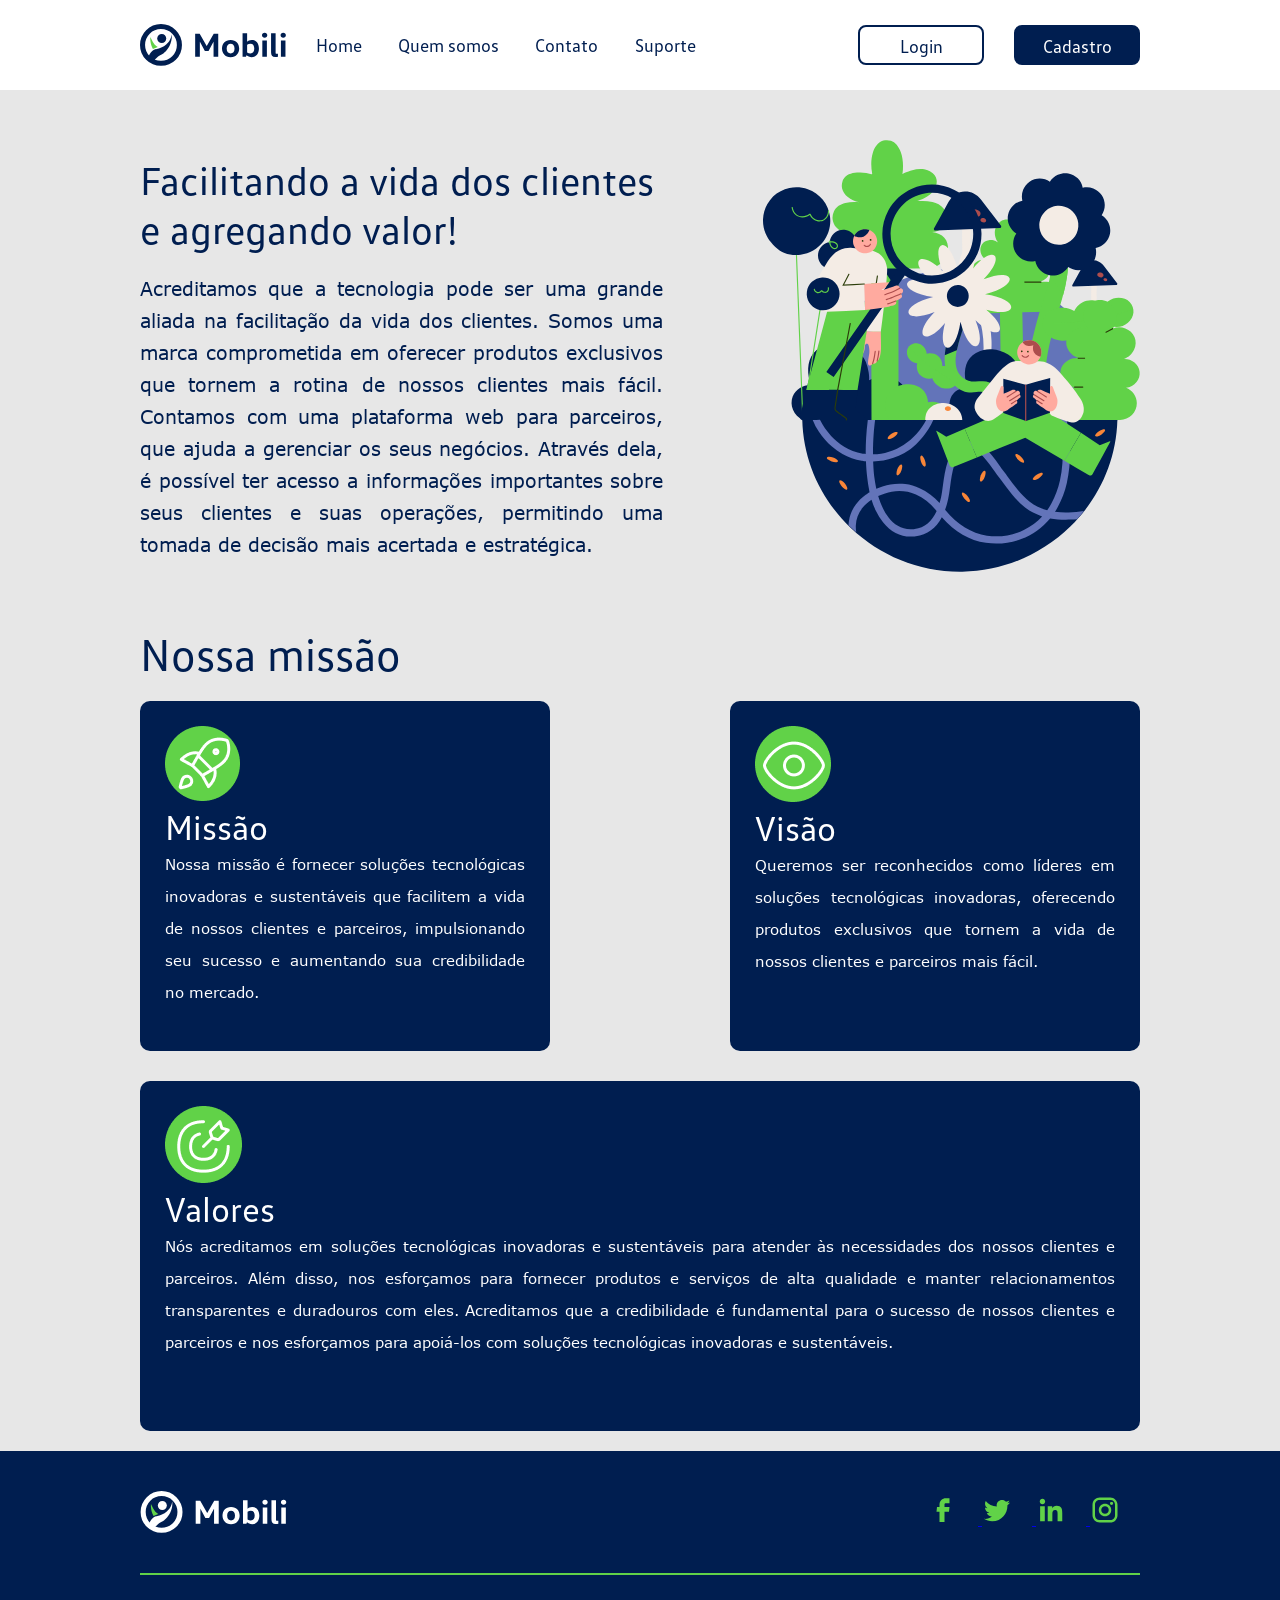
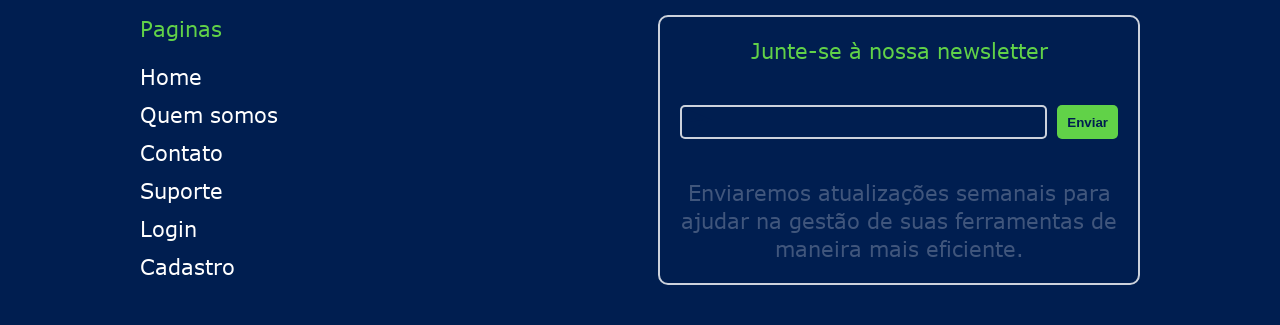
<file: index.html>
<!DOCTYPE html>
<html lang="en">

<head>
    <meta charset="UTF-8">
    <meta http-equiv="X-UA-Compatible" content="IE=edge">
    <meta name="viewport" content="width=device-width, initial-scale=1.0">
    <title>Quem somos</title>
    <link rel="stylesheet" href="style.css">
    <script src="./js/script.js" rel></script>
    <link rel="shortcut icon" href="./img/icon_fav.svg" type="image/x-icon">
</head>

<body>
    <header>


        <div class="posicionamento_header posicionamento">
            <div class="menu">
                <img src="./img/logo.svg" alt="">
                <nav>
                    <input type="checkbox" id="input__menu-toggle" class="check">
                    <label for="input__menu-toggle" class="label-for-menu">
                        <div class="burger" onclick="mostrarMenu()" id="burguer" aria-expanded="false"
                            aria-haspopup="true" aria-label="abrir menu">
                            <div class="one"></div>
                            <div class="two"></div>
                            <div class="three"></div>
                        </div>
                    </label>

                    <div class="main-nav-list" id="recursos">
                        <ul>
                            <li><a href="#">Home</a></li>
                            <li><a href="#">Quem somos</a></li>
                            <li><a href="#">Contato</a></li>
                            <li><a href="#">Suporte</a></li>

                            <div class="botoes_header_2">
                                <a class="login" href="">Login</a>
                                <a class="cadastro" href="">Cadastro</a>
                            </div>
                        </ul>


                    </div>
                </nav>


            </div>

            <div class="botoes_header">
                <a class="login" href="">Login</a>
                <a class="cadastro" href="">Cadastro</a>
            </div>
        </div>

    </header>

    <main>

        <div class="posicionamento_main posicionamento">
            <h1>Quem somos</h1>
            <section class="container_1">
                <div>
                    <h2>Facilitando a vida dos clientes e agregando valor!</h2>
                    <p>Acreditamos que a tecnologia pode ser uma grande aliada na facilitação da vida dos clientes.
                        Somos uma marca comprometida em oferecer produtos exclusivos que tornem a rotina de nossos
                        clientes mais fácil.
                        Contamos com uma plataforma web para parceiros, que ajuda a gerenciar os seus negócios. Através
                        dela, é possível ter acesso a informações importantes sobre seus clientes e suas operações,
                        permitindo uma tomada de decisão mais acertada e estratégica.</p>
                </div>
                <div class="img_container_1">
                    <img src="./img/ilustra1.svg" alt="">
                </div>
            </section>

            <section class="container_2">
                <h3>Nossa missão</h3>

                <div class="feed_cads">
                    <div class="cards1">

                        <div class="card_menor">
                            <img src="./img/foguete.png" alt="">
                            <h4>Missão</h4>
                            <p>Nossa missão é fornecer soluções tecnológicas inovadoras e sustentáveis que facilitem a
                                vida de nossos clientes e parceiros, impulsionando seu sucesso e aumentando sua
                                credibilidade no mercado. </p>
                        </div>
                        <div class="card_menor">
                            <img src="./img/olho.png" alt="">
                            <h4>Visão</h4>
                            <p>Queremos ser reconhecidos como líderes em soluções tecnológicas inovadoras, oferecendo
                                produtos exclusivos que tornem a vida de nossos clientes e parceiros mais fácil.</p>
                        </div>
                    </div>
                    <div class="cards2">
                        <div class="card_maior">
                            <img src="./img/flecha.png" alt="">
                            <h4>Valores</h4>
                            <p>Nós acreditamos em soluções tecnológicas inovadoras e sustentáveis para atender às
                                necessidades dos nossos clientes e parceiros. Além disso, nos esforçamos para fornecer
                                produtos e serviços de alta qualidade e manter relacionamentos transparentes e
                                duradouros com eles. Acreditamos que a credibilidade é fundamental para o sucesso de
                                nossos clientes e parceiros e nos esforçamos para apoiá-los com soluções tecnológicas
                                inovadoras e sustentáveis.</p>
                        </div>
                    </div>
                </div>
            </section>
        </div>

        <footer>
            <div class="posicionamento_footer posicionamento">
                <section class="container_footer1">
                    <img class="logo_footer" src="./img/logo_footer.svg" alt="">
                    <div class="redes_sociais">
                        <nav>
                            <a href="#"> <img src="./img/gg_facebook.svg" alt=""> </a>
                            <a href="#"> <img src="./img/mdi_twitter.svg" alt=""> </a>
                            <a href="#"> <img src="./img/formkit_linkedin.svg" alt=""> </a>
                            <a href="#"> <img src="./img/mdi_instagram.svg" alt=""> </a>
                        </nav>
                    </div>
                </section>

                <div class="linha"></div>
                <section class="container_footer2">
                    <nav class="menu_footer">
                        <span>Paginas</span>
                        <ul>
                            <li>Home</li>
                            <li>Quem somos</li>
                            <li>Contato</li>
                            <li>Suporte</li>
                            <li>Login</li>
                            <li>Cadastro</li>
                        </ul>
                    </nav>

                    <div class="news">
                        <span>Junte-se à nossa newsletter</span>
                        <div class="email_footer">
                            <input type="email" name="email" id="email">
                            <input type="submit" value="Enviar">
                        </div>

                        <p>Enviaremos atualizações semanais para ajudar na gestão de suas ferramentas de maneira mais
                            eficiente.</p>
                    </div>
                </section>
            </div>
        </footer>
    </main>
</body>

</html>
</file>
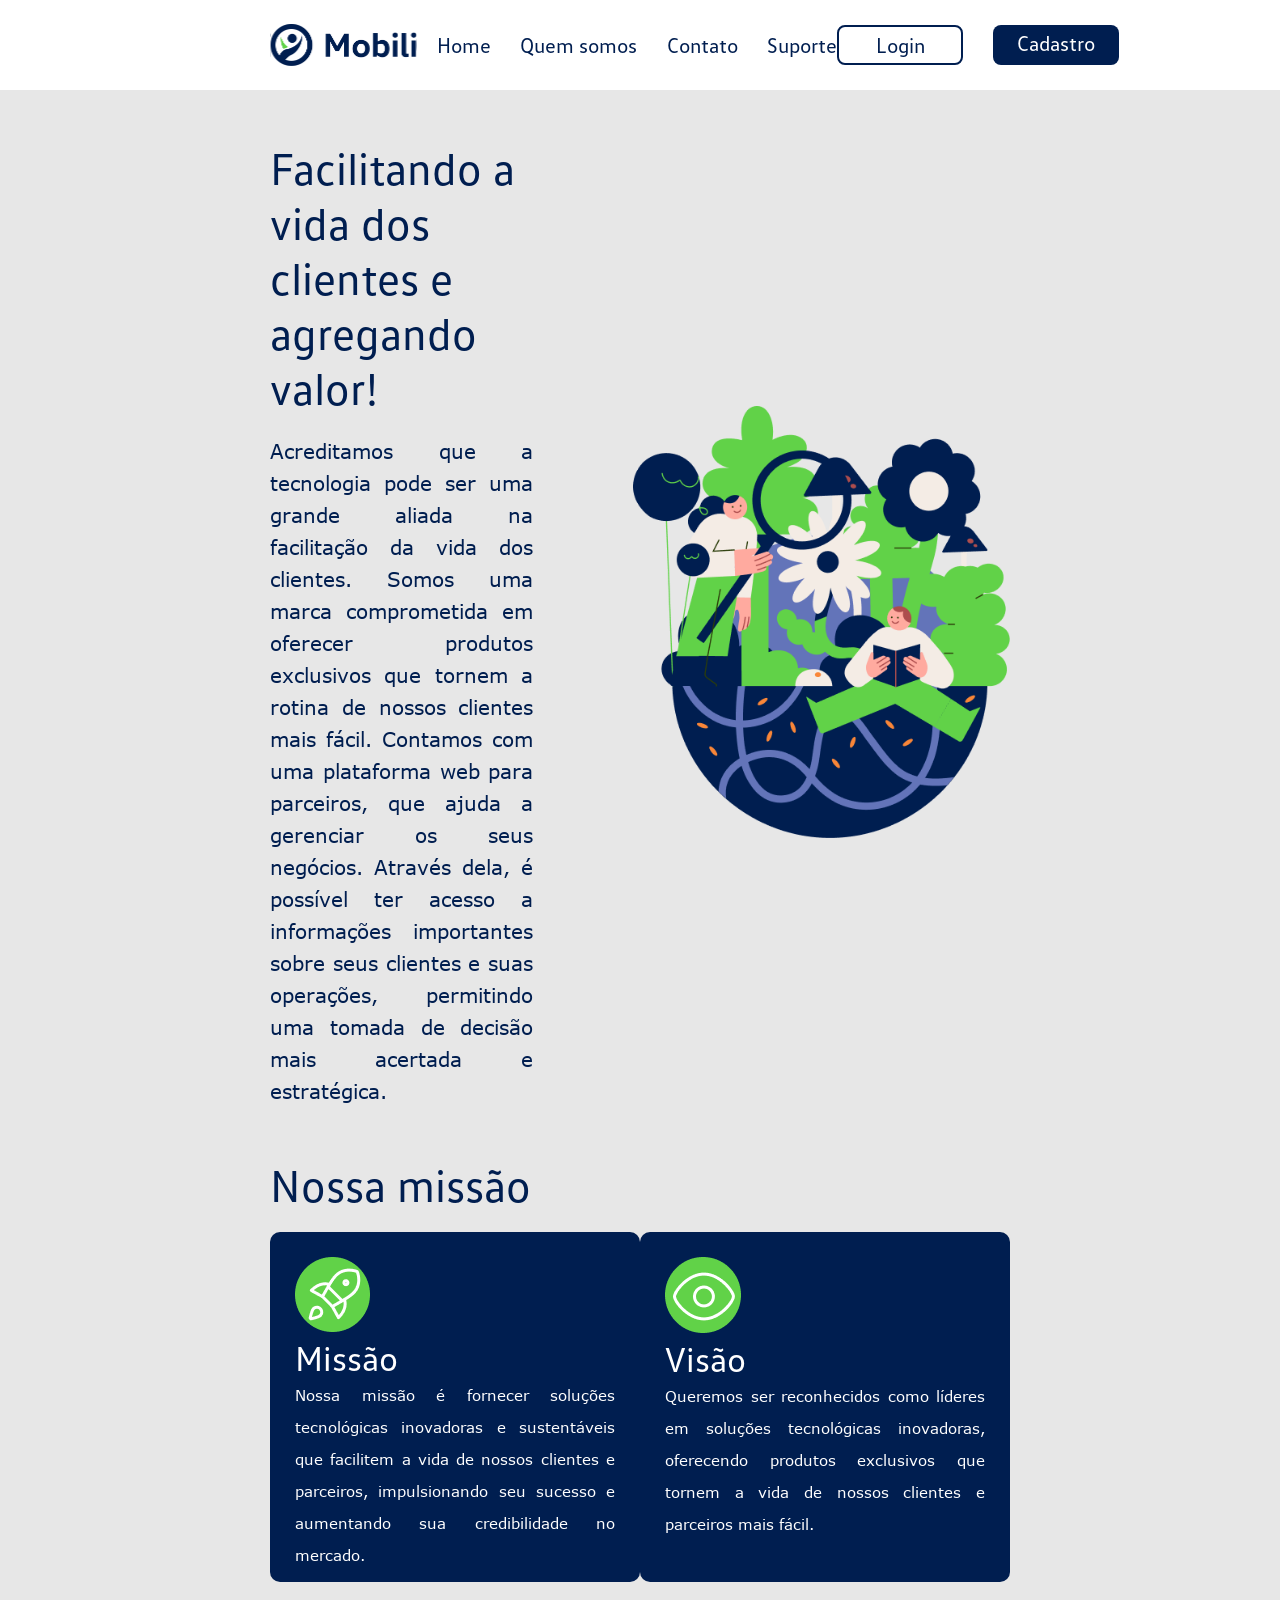
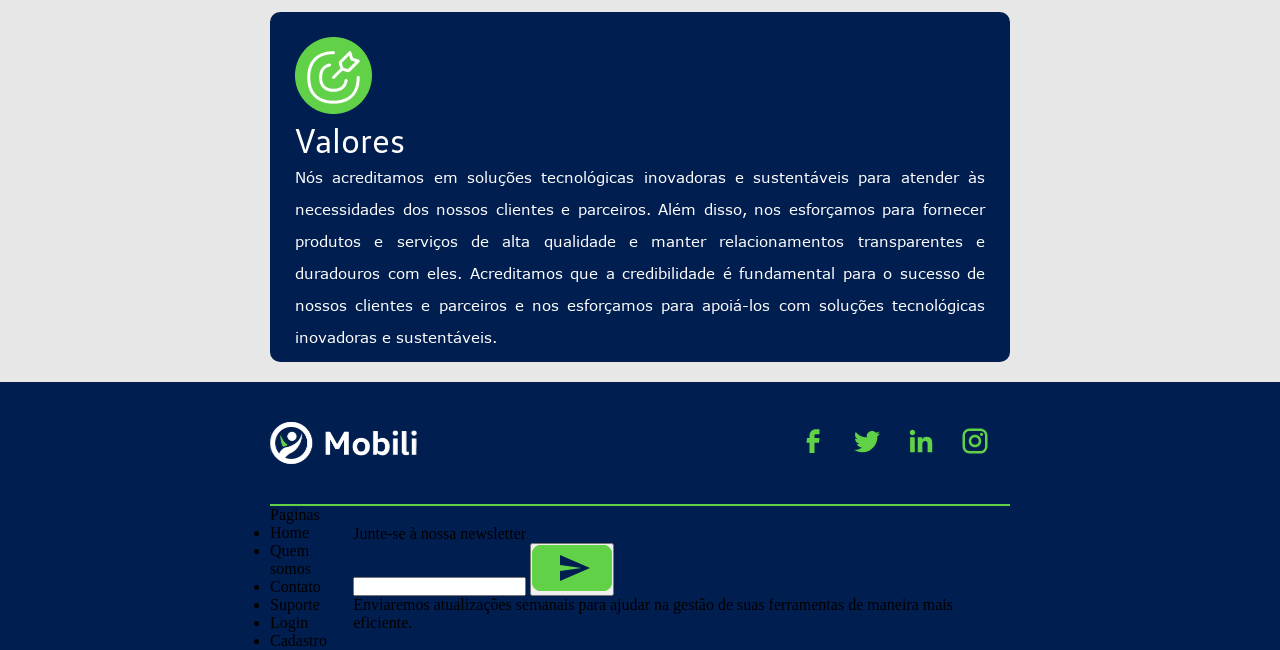
<file: quemsomos/index.html>
<!DOCTYPE html>
<html lang="en">

<head>
    <meta charset="UTF-8">
    <meta http-equiv="X-UA-Compatible" content="IE=edge">
    <meta name="viewport" content="width=device-width, initial-scale=1.0">
    <title>Quem somos</title>
    <link rel="stylesheet" href="style.css">
</head>

<body>
    <header>


        <div class="posicionamento_header">
            <nav class="menu">
                <img src="./img/logo.svg" alt="">
                <ul>
                    <a href="">
                        <li> Home</li>
                    </a>
                    <a href="">
                        <li> Quem somos</li>
                    </a>
                    <a href="">
                        <li> Contato</li>
                    </a>
                    <a href="">
                        <li> Suporte</li>
                    </a>
                </ul>
            </nav>

            <div class="botoes_header">
                <a class="login" href="">Login</a>
                <a class="cadastro" href="">Cadastro</a>
            </div>
        </div>

    </header>

    <main>

        <div class="posicionamento_main">
            <h1>Quem somos</h1>
            <section class="container_1">
                <div>
                    <h2>Facilitando a vida dos clientes e agregando valor!</h2>
                    <p>Acreditamos que a tecnologia pode ser uma grande aliada na facilitação da vida dos clientes.
                        Somos uma marca comprometida em oferecer produtos exclusivos que tornem a rotina de nossos
                        clientes mais fácil.
                        Contamos com uma plataforma web para parceiros, que ajuda a gerenciar os seus negócios. Através
                        dela, é possível ter acesso a informações importantes sobre seus clientes e suas operações,
                        permitindo uma tomada de decisão mais acertada e estratégica.</p>
                </div>
                <div class="img_container_1">
                    <img src="./img/ilustra1.png" alt="">
                </div>
            </section>

            <section class="container_2">
                <h3>Nossa missão</h3>

                <div class="feed_cads">
                    <div class="cards1">

                        <div class="card_menor">
                            <img src="./img/foguete.png" alt="">
                            <h4>Missão</h4>
                            <p>Nossa missão é fornecer soluções tecnológicas inovadoras e sustentáveis que facilitem a vida de nossos clientes e parceiros, impulsionando seu sucesso e aumentando sua credibilidade no mercado. </p>
                        </div>
                        <div class="card_menor">
                            <img src="./img/olho.png" alt="">
                            <h4>Visão</h4>
                            <p>Queremos ser reconhecidos como líderes em soluções tecnológicas inovadoras, oferecendo produtos exclusivos que tornem a vida de nossos clientes e parceiros mais fácil.</p>
                        </div>
                    </div>
                    <div class="cards2">
                        <div class="card_maior">
                            <img src="./img/flecha.png" alt="">
                            <h4>Valores</h4>
                            <p>Nós acreditamos em soluções tecnológicas inovadoras e sustentáveis para atender às necessidades dos nossos clientes e parceiros. Além disso, nos esforçamos para fornecer produtos e serviços de alta qualidade e manter relacionamentos transparentes e duradouros com eles. Acreditamos que a credibilidade é fundamental para o sucesso de nossos clientes e parceiros e nos esforçamos para apoiá-los com soluções tecnológicas inovadoras e sustentáveis.</p>
                        </div>
                    </div>
                </div>
            </section>
        </div>

        <footer>
            <div class="posicionamento_footer">
                <section class="container_footer1">
                    <img class="logo_footer" src="./img/logo_footer.svg" alt="">
                    <div class="redes_sociais">
                        <nav>
                            <a href="">  <img src="./img/gg_facebook.svg" alt=""></a>
                            <a href="">  <img src="./img/mdi_twitter.svg" alt=""></a>
                            <a href="">  <img src="./img/formkit_linkedin.svg" alt=""></a>
                            <a href="">  <img src="./img/mdi_instagram.svg" alt=""></a>
                        </nav>
                    </div>
                </section>

                <div class="linha"></div>
                <section  class="container_footer2">
                    <nav class="menu_footer">
                        <span>Paginas</span>
                        <ul>
                            <li>Home</li>
                            <li>Quem somos</li>
                            <li>Contato</li>
                            <li>Suporte</li>
                            <li>Login</li>
                            <li>Cadastro</li>
                        </ul>
                    </nav>

                    <div class="news">
                        <span>Junte-se à nossa newsletter</span>

                        <div class="email_footer">
                            <input type="email" name="email" id="email">
                            <button>
                                <img src="./img/botao.svg" alt="">
                            </button>
                        </div>

                        <p>Enviaremos atualizações semanais para ajudar na gestão de suas ferramentas de maneira mais eficiente.</p>
                    </div>
                </section>
            </div>
        </footer>
    </main>
</body>

</html>
</file>
<file: style.css>
* {
    margin: 0;
    padding: 0;
    box-sizing: border-box;


}

@font-face {
    font-family: 'VW Head';
    src: url('./fonts/VWText-Regular.otf') format('truetype');
    font-weight: normal;
    font-style: normal;
}

@font-face {
    font-family: 'Verdana';
    src: url('./fonts/verdana.ttf') format('truetype');
    font-weight: normal;
    font-style: normal;
}

:root {
    /*cor*/
    --azul: #001E50;
    --verde: #61D248;
    --cinza: #E7E7E7;
    --branco: #FFFFFF;
    --preto: #000000;

    /*fonte*/

    --vw: 'VW Head';
    --verdana: 'Verdana';

}

.posicionamento {
    width: 90%;
    max-width: 1000px;
    margin: 0 auto;
}


/*MENU SANDUICHE*/

.check {
    display: none;
}

/*FIM MENU SANDUICHE*/
/* HEADER*/
header {
    width: 100%;
    height: 90px;
    background-color: var(--branco);
    display: flex;
    flex-direction: column;
    justify-content: center;

}




.posicionamento_header {
    display: flex;
    justify-content: space-between;
    align-items: center;
}

.menu {
    display: flex;
    align-items: center;
}

.menu img {
    margin-right: 20px;
    width: 50%;
    max-width: 147px;
    height: 42px;

}

.menu ul {
    width: 400px;
    display: flex;
    justify-content: space-between;

}

.menu li {
    list-style: none;
    padding: 0 10px;

}

.menu a {
    text-decoration: none;
    color: var(--azul);
    font-family: var(--vw);
    font-style: normal;
    font-weight: 400;
    font-size: 18px;
    line-height: 28px;
    position: relative;
    display: block;
    cursor: pointer;
    text-decoration: none;
}

/*ANIMACAO LINHA*/

.menu a:hover {
    text-decoration: none;
}

.menu a:before,
.menu a:after {
    content: '';
    position: absolute;
    width: 0%;
    height: 2px;
    bottom: -2px;
    background: #40567C;
}

.menu a:before {
    left: 0;

}

.menu a:after {
    right: 0;
    background: var(--verde);
    transition: width 0.8s cubic-bezier(0.22, 0.61, 0.36, 1);
}

.menu a:hover:before {
    background: var(--azul);
    width: 100%;
    transition: width 0.5s cubic-bezier(0.22, 0.61, 0.36, 1);
}

.menu a:hover:after {
    background: transparent;
    width: 100%;
    transition: 0s;
}

/*fim ANIMACAO LINHA*/

.botoes_header {
    display: flex;
    font-family: var(--vw);
    align-items: center;


}

.botoes_header_2 {
    display: none;
}

.botoes_header .login {
    text-decoration: none;
    color: var(--azul);
    border: 2px solid var(--azul);
    border-radius: 8px;
    font-size: 18px;
    width: 126px;
    height: 40px;
    padding: 8px;
    text-align: center;

}

.botoes_header .login:hover {
    transition: 0.5s;
    background-color: var(--azul);
    color: var(--branco);

}

.botoes_header .cadastro {
    text-decoration: none;
    color: var(--branco);
    font-size: 18px;
    border: 2px solid var(--b);
    width: 126px;
    height: 40px;
    padding: 8px;
    text-align: center;
    border: 2px solid var(--azul);
    background-color: var(--azul);
    border-radius: 8px;
    margin-left: 30px;
}

.botoes_header .cadastro:hover {
    transition: 0.5s;
    background-color: var(--branco);
    color: var(--azul);
}

/*geral*/

body {
    background-color: var(--cinza);
}

/*SESSAO 1*/

.posicionamento_main {
    display: flex;
    flex-direction: column;
    align-items: center;

}

.posicionamento_main h1 {
    display: none;
    visibility: hidden;
}

.container_1 {
    display: flex;
    align-items: center;
    justify-content: space-between;
    margin-top: 50px;
}

.container_1 h2 {
    color: var(--azul);
    font-family: var(--vw);
    font-size: 2.5em;
    font-style: normal;
    font-weight: 400;
    margin-bottom: 20px;
}

.container_1 p {
    font-family: var(--verdana);
    font-size: 1.2em;
    line-height: 32px;
    color: var(--azul);
    text-align: justify;
}

.img_container_1 img {
    width: 376.74px;
    height: 432px;
    margin-left: 100px;

}

/*SESSAO 2*/
.container_2 {
    margin-top: 50px;
    display: flex;
    flex-direction: column;
    justify-content: center;
}

.container_2 h3 {
    color: var(--azul);
    font-family: var(--vw);
    font-size: 45px;
    font-style: normal;
    font-weight: 400;
    margin-bottom: 20px;
    text-align: start;
}

/*CARDS*/


.cards1 {
    display: flex;
    justify-content: space-between;

}

.card_menor {
    width: 410px;
    height: 350px;
    background-color: var(--azul);
    color: var(--branco);
    border-radius: 10px;
    padding: 25px;
}

.card_maior {
    margin-top: 30px;
    height: 350px;
    width: 100%;
    background-color: var(--azul);
    color: var(--branco);
    border-radius: 10px;
    padding: 25px;
}

h4 {
    font-family: var(--vw);
    font-size: 35px;
    font-style: normal;
    font-weight: 400;
}

.card_menor p,
.card_maior p {
    font-family: var(--verdana);
    font-size: 15px;
    line-height: 32px;
    text-align: justify;
}

/*FOOTER*/

footer {
    margin-top: 20px;
    background-color: var(--azul);
}

.posicionamento_footer {
    display: flex;
    flex-direction: column;
}

.container_footer1 {
    margin-top: 40px;
    margin-bottom: 40px;
    display: flex;
    justify-content: space-between;
    align-items: center;
}

.logo_footer {
    width: 147px;
    height: 42px;
}

.redes_sociais img {
    width: 30px;
    margin-right: 20px;
}

.linha {
    border: 1px solid var(--verde);
}

.container_footer2 {
    display: flex;
    justify-content: space-between;
    margin-top: 40px;
    margin-bottom: 40px;
}

.menu_footer {
    height: 100%;
}

.menu_footer span {
    font-family: var(--verdana);
    color: var(--verde);
    font-style: normal;
    font-weight: 400;
    font-size: 21px;
    line-height: 28px;
}

.menu_footer ul {
    margin-top: 20px;
}

.menu_footer li {
    list-style: none;
    font-family: var(--verdana);
    color: var(--branco);
    font-style: normal;
    font-weight: 400;
    font-size: 21px;
    line-height: 28px;
    margin-top: 10px;
    cursor: pointer;

}

.news {
    width: 482px;
    height: auto;
    border: 2px solid rgba(255, 255, 255, 0.8);
    border-radius: 10px;
    text-align: center;
    display: flex;
    flex-direction: column;
    justify-content: space-between;


}

.news span {
    font-family: var(--verdana);
    color: var(--verde);
    font-style: normal;
    font-weight: 400;
    font-size: 21px;
    line-height: 28px;
    padding: 20px;
}

.email_footer {
    display: flex;
    align-items: center;
    padding: 20px;

}


.email_footer input[type="email"] {
    background: url(./img/submit.png) no-repeat;
    width: 411px;
    height: 34px;
    border: 2px solid rgba(255, 255, 255, 0.8);
    border-radius: 5px;


}

.email_footer input[type="submit"] {
    text-align: center;
    width: 60.87px;
    height: 34px;
    background-color: var(--verde);
    border: none;
    border-radius: 5px;
    display: flex;
    margin-left: 10px;
    cursor: pointer;
    color: var(--azul);
    font-weight: 600;
    padding: 10px;

}

.news p {
    color: #40567C;
    font-family: var(--verdana);
    font-style: normal;
    font-weight: 400;
    font-size: 21px;
    line-height: 28px;
    padding: 20px;


}

@media screen and (max-width: 954px) {


    header {
        z-index: 1;
        position: fixed;
    }

    .menu img {
        order: 2;
        margin-left: 30px;
    }

    /*MENU SANDUICHE*/

    .burger {
        cursor: pointer;
        display: initial;
        width: 55px;
    }

    .burger div {
        background-color: var(--azul);
        border-radius: 5px;
        height: 8px;
        width: 50px;
        transition-duration: .25s;
        transition-timing-function: cubic-bezier(.6, .13, .32, 1.46);
    }

    .burger .one,
    .burger .two {
        margin-bottom: 8px;
    }

    .main-nav-list {
        background-color: rgba(0, 29, 80, 0.878);
        backdrop-filter: blur(5px);
        position: absolute;
        width: 100%;
        height: 20vh;
        transition-property: transform;
        top: 91px;
        left: 0px;
        display: flex;
        transform: scale(1, 0);
        transform-origin: top;
        transition-duration: .25s;
        transition-timing-function: cubic-bezier(.6, .13, .32, 1.46);
    }


    .main-nav-list ul {
        width: 90%;
        justify-content: space-between;
        text-align: center;
        align-items: center;
        padding: 40px;
    }

    .main-nav-list li {
        padding: 0;
    }

    .main-nav-list a {
        font-size: 1.5em;
        margin-bottom: 8px;
        transition-property: opacity;
        opacity: 0;
        transition-duration: .15s;
        color: var(--branco);

    }


    #input__menu-toggle:checked~.label-for-menu .one {
        transform-origin: left;
        transform: translate(15%, -2px) rotate(45deg);
    }

    #input__menu-toggle:checked~.label-for-menu .two {
        background-color: transparent;
        box-shadow: none;
    }

    #input__menu-toggle:checked~.label-for-menu .three {
        transform-origin: left;
        transform: translate(15%, 2px) rotate(-45deg);
    }

    #input__menu-toggle:checked~.main-nav-list {
        transform: scale(1, 1);
    }


    #input__menu-toggle:checked~.main-nav-list a {
        transition-property: opacity;
        opacity: 1;
        transition-delay: .2s;
        transition-duration: .1s;
    }

    /*FIM MENU SANDUICHE*/

    .menu img {
        width: 100%;

    }

    /*ANIMACAO LINHA*/

    .menu a:after {
        background: none;
    }

    .menu a:hover:before {
        background: none;
    }

    .container_1 {
        margin-top: 150px;
        flex-direction: column-reverse;
    }

    .img_container_1 img {
        display: none;
    }



    .container_2 h3 {
        text-align: center;
    }

    .feed_cads {
        display: initial;
    }

    .cards1 {
        flex-direction: column;
    }

    .card_menor {
        margin-top: 30px;
    }

    .card_maior {
        width: 410px;
        height: auto;
        background-color: var(--azul);
        color: var(--branco);
        border-radius: 10px;
        padding: 25px;
    }


    .container_1 h2 {
        text-align: justify-all;

}

.container_1 p{
    text-align: left;
}


@media screen and (max-width: 769px) {

    .container_footer1 {
        flex-direction: column;
    }

    .logo_footer {
        margin-bottom: 30px;
    }

    .container_footer2 {
        flex-direction: column;
        align-items: center;
        justify-content: center;
    }

    .menu_footer ul {
        margin-bottom: 30px;
    }

    .card_menor p, .card_maior p{
    text-align: center;

    }


}

@media screen and (max-width: 577px) {

    header {
        height: auto;
        margin: 0 auto;
    }



    .menu {
        margin-top: 30px;
        margin-bottom: 30px;
        justify-content: space-between;

    }


    .main-nav-list ul {
        flex-direction: column;
            width: 100%;
    }

    .main-nav-list li {
        margin-top: 10px;
    }

    .container_1 {
        margin-top: 150px;
        flex-direction: column-reverse;
    }

    .posicionamento_header {
        display: initial;
    }

    .botoes_header {
        display: none;
    }

    .botoes_header_2 {
        margin-top: 30px;
        display: flex;
        flex-direction: column;
        justify-content: space-between;
    }

    .botoes_header_2 .login {
        text-decoration: none;
        color: var(--branco);
        border: 2px solid var(--branco);
        border-radius: 8px;
        font-size: 20px;
        width: 126px;
        height: 40px;
        padding: 5px;
        text-align: center;
        margin-bottom: 20px;

    }


    .botoes_header_2 .cadastro {

        color: var(--azul);
        font-size: 20px;
        border: 2px solid var(--branco);
        width: 126px;
        height: 40px;
        padding: 5px;
        text-align: center;
        background-color: var(--branco);
        border-radius: 8px;
    }


    .main-nav-list {
        top: 100px;
        height: auto;
    }

    .card_menor,
    .card_maior {
        width: 100%;
        height: auto;
        text-align: center;
    }

    .card_menor img,
    .card_maior img {

        width: 50px;

    }

    .container_footer1 {


        margin-bottom: 0;
    }

    .redes_sociais {
        margin-bottom: 20px;
    }

    .redes_sociais nav {
        display: flex;
        justify-content: space-between;

    }

    .redes_sociais img {
        width: 50px;
    }
    

    .container_footer2 {
        flex-direction: column-reverse;
        margin: 0 auto;
    }

    .news {
        width: 100%;
        height: auto;
        margin-top: 1px;
        margin-bottom: 30px;
    }

    .news p{
        font-size: 16px;
    }

    .email_footer {
        flex-direction: column;
        text-align: center;
    }

    #email {
        margin-bottom: 20px;
        width: 100%;
    }


    .email_footer input[type="submit"] {
        width: 100%;
        height: 44px;
        margin: 0 auto;
        font-size: 20px;
        display: block;
        align-items: center;

    }

    .email_footer input[type="submit"]:focus{

        background-color: #61D248;
    }

    .linha {
        display: none;
    }

    .container_footer1 {
        width: 100%;
    }

    .menu_footer {
        width: 80%;
        text-align: center;
    }

    .menu_footer span,
    .menu_footer li {
        font-size: 17px;

    }

    .posicionamento {
        width: 87%;
    }

    .posicionamento_footer {
        align-items: center;
        margin: 0 auto;
    }

}
</file>
<file: quemsomos/style.css>
* {
    margin: 0;
    padding: 0;
    box-sizing: border-box;

}

@font-face {
    font-family: 'VW Head';
    src: url('./fonts/VWText-Regular.otf') format('truetype');
    font-weight: normal;
    font-style: normal;
}

@font-face {
    font-family: 'Verdana';
    src: url('./fonts/verdana.ttf') format('truetype');
    font-weight: normal;
    font-style: normal;
}

:root {
    /*cor*/
    --azul: #001E50;
    --verde: #61D248;
    --cinza: #E7E7E7;
    --branco: #FFFFFF;
    --preto: #000000;

    /*fonte*/

    --vw: 'VW Head';
    --verdana: 'Verdana';

}

/* HEADER*/
header {
    width: 100%;
    height: 90px;
    background-color: var(--branco);
    display: flex;
    flex-direction: column;
    justify-content: center;

}




.posicionamento_header {
    display: flex;
    justify-content: space-between;
    align-items: center;
    margin-left: 270px;
    margin-right: 270px;
}

.menu {
    display: flex;
    align-items: center;
}

.menu img {
    margin-right: 20px;
    width: 147px;
    height: 42px;

}

.menu ul {
    width: 400px;
    display: flex;
    justify-content: space-between;

}

.menu li {
    list-style: none;

}

.menu a {
    text-decoration: none;
    color: var(--azul);
    font-family: var(--vw);
    font-style: normal;
    font-weight: 400;
    font-size: 21px;
    line-height: 28px;
}

.botoes_header {
    display: flex;
    font-family: var(--vw);
    align-items: center;


}

.botoes_header .login {
    text-decoration: none;
    color: var(--azul);
    border: 2px solid #001E50;
    border-radius: 8px;
    font-size: 21px;
    width: 126px;
    height: 40px;
    padding: 5px;
    text-align: center;



}

.botoes_header .cadastro {
    text-decoration: none;
    color: var(--branco);
    font-size: 21px;

    width: 126px;
    height: 40px;
    padding: 5px;
    text-align: center;
    background-color: var(--azul);
    border-radius: 8px;
    margin-left: 30px;



    /*geral*/

}

body {
    background-color: var(--cinza);
}

/*SESSAO 1*/

.posicionamento_main {
    margin-left: 270px;
    margin-right: 270px;
    display: flex;
    flex-direction: column;
}

.posicionamento_main h1 {
    display: none;
    visibility: hidden;
}

.container_1 {
    display: flex;
    align-items: center;
    justify-content: space-between;
    margin-top: 50px;
}

.container_1 h2 {
    color: var(--azul);
    font-family: var(--vw);
    font-size: 45px;
    font-style: normal;
    font-weight: 400;
    margin-bottom: 20px;
}

.container_1 p {
    font-family: var(--verdana);
    font-size: 20px;
    line-height: 32px;
    color: var(--azul);
    text-align: justify;
}

.img_container_1 img {
    width: 376.74px;
    height: 432px;
    margin-left: 100px;

}

/*SESSAO 2*/
.container_2 {
    margin-top: 50px;
}

.container_2 h3 {
    color: var(--azul);
    font-family: var(--vw);
    font-size: 45px;
    font-style: normal;
    font-weight: 400;
    margin-bottom: 20px;
}

/*CARDS*/

.cards1 {
    display: flex;
    justify-content: space-between;
}

.card_menor {
    width: 461px;
    height: 350px;  
    background-color: var(--azul);
    color: var(--branco);
    border-radius: 10px;
    padding: 25px;
}

.card_maior{
    margin-top: 30px;
    height: 350px;  
    width: 100%;
    background-color: var(--azul);
    color: var(--branco);
    border-radius: 10px;
    padding: 25px;
}

h4{
    font-family: var(--vw);
    font-size: 35px;
    font-style: normal;
    font-weight: 400;
}

.card_menor p, .card_maior p{
    font-family: var(--verdana);
    font-size: 15px;
    line-height: 32px;
    text-align: justify;
}

/*FOOTER*/

footer{
    margin-top: 20px;
    background-color: var(--azul);
}

.posicionamento_footer {
    margin-left: 270px;
    margin-right: 270px;
    display: flex;
    flex-direction: column;
}

.container_footer1{
    margin-top: 40px;
    margin-bottom: 40px;
    display: flex;
    justify-content: space-between;
    align-items: center;
}

.logo_footer{
    width: 147px;
    height: 42px;
}

.redes_sociais img{
    width: 30px;
    margin-right: 20px;
}

.linha{
    border: 1px solid var(--verde);
}

.container_footer2{
    display: flex;
    justify-content: space-between;
    align-items: center;
}
</file>
